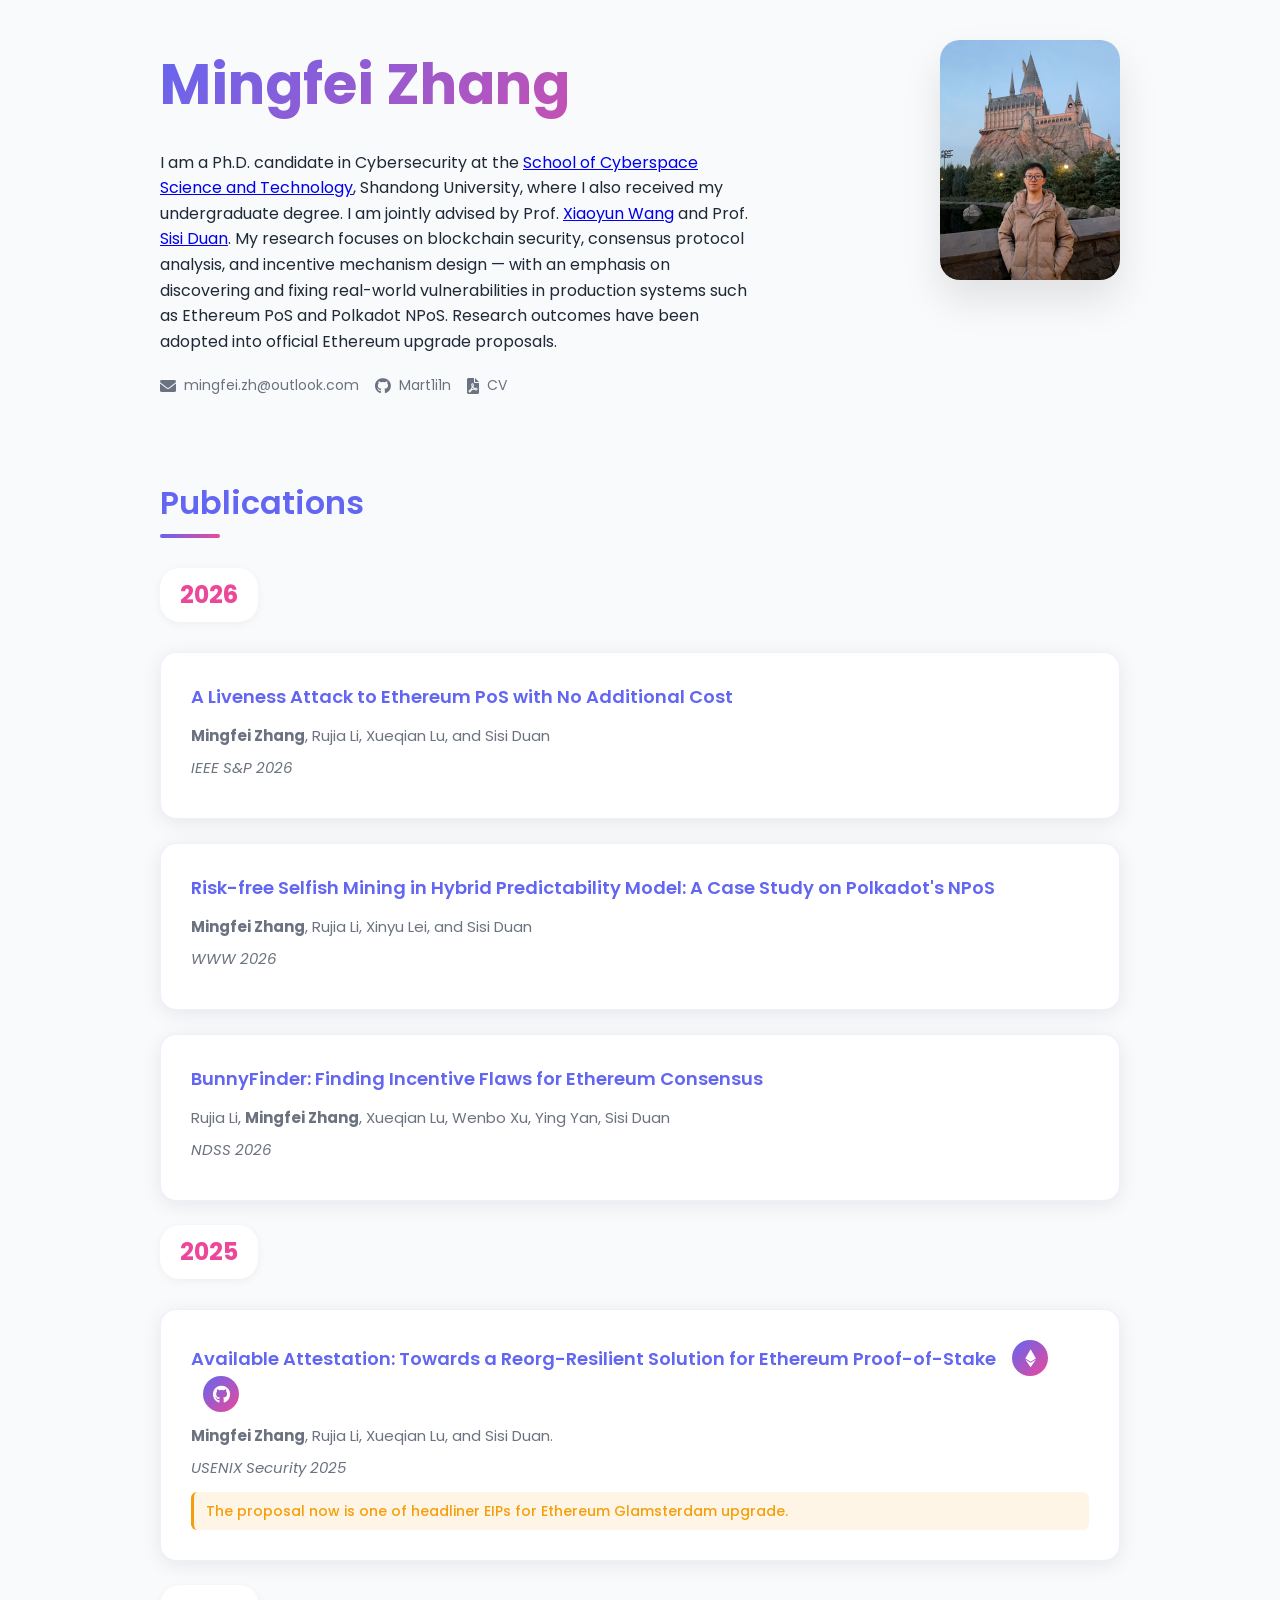
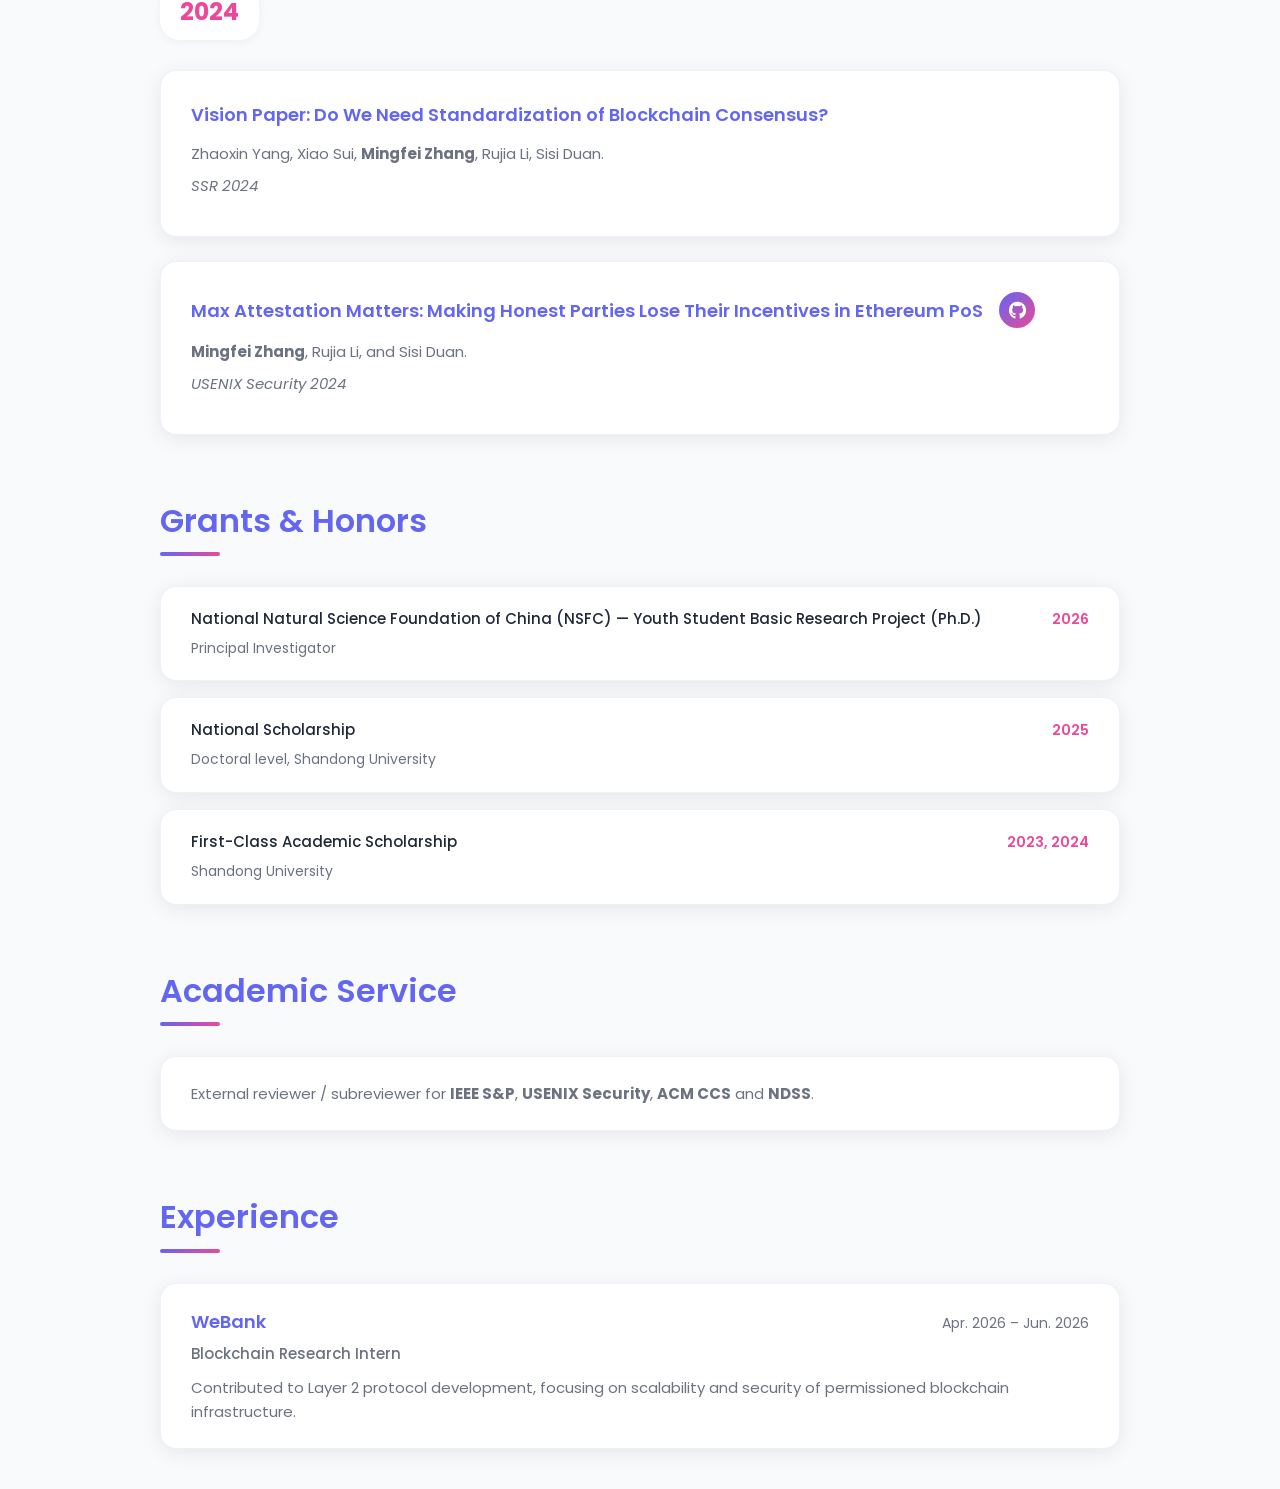
<file: index.html>
<!DOCTYPE html>
<html lang="en">
<head>
  <meta charset="UTF-8">
  <meta name="viewport" content="width=device-width, initial-scale=1.0">
  <meta name="description" content="Mingfei Zhang - Ph.D. candidate in Cybersecurity at Shandong University, specializing in Blockchain, Consensus, and Incentive Mechanisms.">
  <meta name="keywords" content="Mingfei Zhang, Cybersecurity, Blockchain, Consensus, Ethereum, USENIX Security">
  <meta name="author" content="Mingfei Zhang">

  <!-- Open Graph / Facebook -->
  <meta property="og:type" content="website">
  <meta property="og:title" content="Mingfei Zhang">
  <meta property="og:description" content="Ph.D. candidate researching Blockchain, Consensus, and Incentive Mechanisms">

  <title>Mingfei Zhang</title>

  <link rel="stylesheet" type="text/css" href="template-modern.css">
  <link rel="icon" type="image/png" href="image/icon.png">
  <link rel="stylesheet" href="https://cdnjs.cloudflare.com/ajax/libs/font-awesome/6.0.0/css/all.min.css">
</head>

<body>
  <main>
    <!-- Profile Section -->
    <section class="profile-section">
      <div class="profile-content">
        <div class="profile-text">
          <h1 class="name">Mingfei Zhang</h1>
          <p>I am a Ph.D. candidate in Cybersecurity at the <a href="https://cst.qd.sdu.edu.cn/">School of Cyberspace Science and Technology</a>, Shandong University, where I also received my undergraduate degree.
            I am jointly advised by Prof. <a href="https://www.ias.tsinghua.edu.cn/info/1016/1217.htm">Xiaoyun Wang</a> and Prof. <a href="https://fififish.github.io/sisiduan/">Sisi Duan</a>.
            My research focuses on blockchain security, consensus protocol analysis, and incentive mechanism design — with an emphasis on discovering and fixing real-world vulnerabilities in production systems such as Ethereum PoS and Polkadot NPoS. Research outcomes have been adopted into official Ethereum upgrade proposals.
          </p>
          <div class="contact-links">
            <a href="mailto:mingfei.zh@outlook.com" class="contact-link">
              <i class="fas fa-envelope"></i> mingfei.zh@outlook.com
            </a>
            <a href="https://github.com/Mart1i1n" class="contact-link">
              <i class="fab fa-github"></i> Mart1i1n
            </a>
            <a href="resume/Mingfei_Zhang_Resume.pdf" class="contact-link" target="_blank">
              <i class="fas fa-file-pdf"></i> CV
            </a>
          </div>
        </div>
        <div class="profile-image">
          <img src="image/fig.jpg" alt="Mingfei Zhang - Profile Photo" class="profile-photo">
        </div>
      </div>
    </section>

    <!-- Publications Section -->
    <section class="publications-section">
      <h2 class="section-heading">Publications</h2>

      <div class="year-group">
        <h3 class="year-heading">2026</h3>

        <article class="paper-item">
          <h4 class="paper-title">
            <a href="#">
              A Liveness Attack to Ethereum PoS with No Additional Cost
            </a>
          </h4>
          <p class="paper-authors">
            <strong>Mingfei Zhang</strong>, Rujia Li, Xueqian Lu, and Sisi Duan
          </p>
          <p class="paper-venue"><em>IEEE S&amp;P 2026</em></p>
        </article>

        <article class="paper-item">
          <h4 class="paper-title">
            <a href="https://dl.acm.org/doi/abs/10.1145/3774904.3792560">
              Risk-free Selfish Mining in Hybrid Predictability Model: A Case Study on Polkadot's NPoS
            </a>
          </h4>
          <p class="paper-authors">
            <strong>Mingfei Zhang</strong>, Rujia Li, Xinyu Lei, and Sisi Duan
          </p>
          <p class="paper-venue"><em>WWW 2026</em></p>
        </article>

        <article class="paper-item">
          <h4 class="paper-title">
            <a href="https://eprint.iacr.org/2025/1610.pdf">
              BunnyFinder: Finding Incentive Flaws for Ethereum Consensus
            </a>
          </h4>
          <p class="paper-authors">
            Rujia Li, <strong>Mingfei Zhang</strong>, Xueqian Lu, Wenbo Xu, Ying Yan, Sisi Duan
          </p>
          <p class="paper-venue"><em>NDSS 2026</em></p>
        </article>
      </div>

      <div class="year-group">
        <h3 class="year-heading">2025</h3>
        <article class="paper-item">
          <h4 class="paper-title">
            <a href="https://www.usenix.org/conference/usenixsecurity25/presentation/zhang-mingfei/">
              Available Attestation: Towards a Reorg-Resilient Solution for Ethereum Proof-of-Stake
            </a>
            <a href="https://eips.ethereum.org/EIPS/eip-7942" class="github-link" aria-label="View EIP-7942 on Ethereum">
              <i class="fab fa-ethereum"></i>
            </a>
            <a href="https://github.com/Mart1i1n/available-attestation" class="github-link" aria-label="View source code on GitHub">
              <i class="fab fa-github"></i>
            </a>
          </h4>
          <p class="paper-authors">
            <strong>Mingfei Zhang</strong>, Rujia Li, Xueqian Lu, and Sisi Duan.
          </p>
          <p class="paper-venue"><em>USENIX Security 2025</em></p>
          <p class="paper-note">The proposal now is one of headliner EIPs for Ethereum Glamsterdam upgrade.</p>
        </article>
      </div>

      <div class="year-group">
        <h3 class="year-heading">2024</h3>
        <article class="paper-item">
          <h4 class="paper-title">
            <a href="https://link.springer.com/chapter/10.1007/978-3-031-87541-0_3">
              Vision Paper: Do We Need Standardization of Blockchain Consensus?
            </a>
          </h4>
          <p class="paper-authors">
            Zhaoxin Yang, Xiao Sui, <strong>Mingfei Zhang</strong>, Rujia Li, Sisi Duan.
          </p>
          <p class="paper-venue"><em>SSR 2024</em></p>
        </article>

        <article class="paper-item">
          <h4 class="paper-title">
            <a href="https://www.usenix.org/conference/usenixsecurity24/presentation/zhang-mingfei">
              Max Attestation Matters: Making Honest Parties Lose Their Incentives in Ethereum PoS
            </a>
            <a href="https://github.com/Mart1i1n/Staircase-Attack" class="github-link" aria-label="View source code on GitHub">
              <i class="fab fa-github"></i>
            </a>
          </h4>
          <p class="paper-authors">
            <strong>Mingfei Zhang</strong>, Rujia Li, and Sisi Duan.
          </p>
          <p class="paper-venue"><em>USENIX Security 2024</em></p>
        </article>
      </div>
    </section>

    <!-- Grants & Honors Section -->
    <section class="honors-section">
      <h2 class="section-heading">Grants &amp; Honors</h2>
      <ul class="honors-list">
        <li class="honor-item">
          <div class="honor-main">
            <span class="honor-name">National Natural Science Foundation of China (NSFC) — Youth Student Basic Research Project (Ph.D.)</span>
            <span class="honor-year">2026</span>
          </div>
          <span class="honor-note">Principal Investigator</span>
        </li>
        <li class="honor-item">
          <div class="honor-main">
            <span class="honor-name">National Scholarship</span>
            <span class="honor-year">2025</span>
          </div>
          <span class="honor-note">Doctoral level, Shandong University</span>
        </li>
        <li class="honor-item">
          <div class="honor-main">
            <span class="honor-name">First-Class Academic Scholarship</span>
            <span class="honor-year">2023, 2024</span>
          </div>
          <span class="honor-note">Shandong University</span>
        </li>
      </ul>
    </section>

    <!-- Academic Service Section -->
    <section class="service-section">
      <h2 class="section-heading">Academic Service</h2>
      <p>External reviewer / subreviewer for <strong>IEEE S&amp;P</strong>, <strong>USENIX Security</strong>, <strong>ACM CCS</strong> and <strong>NDSS</strong>.</p>
    </section>

    <!-- Experience Section -->
    <section class="experience-section">
      <h2 class="section-heading">Experience</h2>
      <div class="exp-item">
        <div class="exp-header">
          <span class="exp-org">WeBank</span>
          <span class="exp-period">Apr. 2026 – Jun. 2026</span>
        </div>
        <div class="exp-role">Blockchain Research Intern</div>
        <p class="exp-desc">Contributed to Layer 2 protocol development, focusing on scalability and security of permissioned blockchain infrastructure.</p>
      </div>
    </section>
  </main>
</body>
</html>
</file>
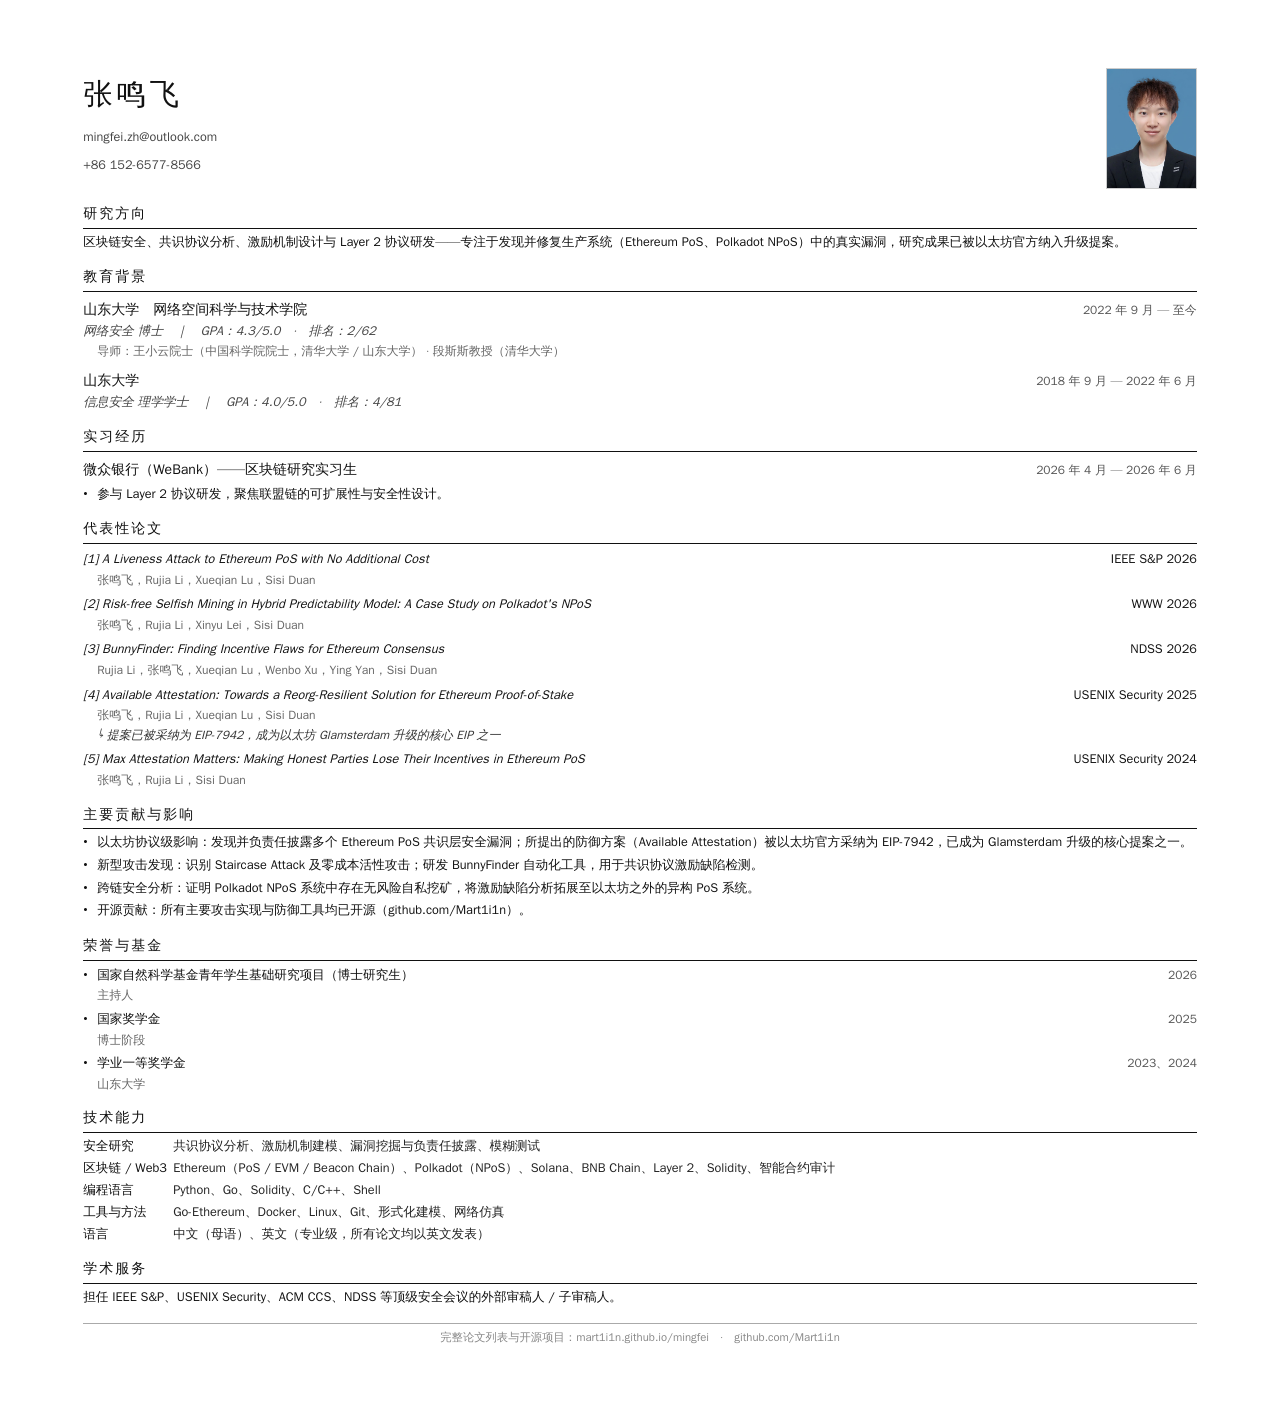
<file: resume/resume_cn.html>
<!DOCTYPE html>
<html lang="zh-CN">
<head>
<meta charset="UTF-8">
<style>
  * { margin: 0; padding: 0; box-sizing: border-box; }
  body {
    font-family: 'Noto Serif CJK SC', 'WenQuanYi Zen Hei', serif;
    font-size: 10.5pt;
    line-height: 1.55;
    color: #111;
    padding: 1.8cm 2.2cm;
    background: white;
  }

  /* ── Header ── */
  .header-wrap {
    display: flex;
    align-items: flex-start;
    justify-content: space-between;
    margin-bottom: 14px;
  }
  .header {
    flex: 1;
    text-align: left;
    padding-top: 4px;
  }
  .header h1 {
    font-size: 22pt;
    font-weight: bold;
    letter-spacing: 4px;
    margin-bottom: 8px;
  }
  .header .contact {
    font-size: 9.5pt;
    color: #444;
    line-height: 2.0;
  }
  .contact-line {
    display: block;
    margin-bottom: 2px;
  }
  .header-photo {
    flex-shrink: 0;
    margin-left: 18px;
  }
  .header-photo img {
    width: 2.4cm;
    height: 3.2cm;
    object-fit: cover;
    object-position: center top;
    display: block;
    border: 0.5px solid #ccc;
  }

  /* ── Section ── */
  .section-title {
    font-size: 10.5pt;
    font-weight: bold;
    letter-spacing: 2px;
    text-transform: uppercase;
    margin-top: 14px;
    margin-bottom: 3px;
    padding-bottom: 3px;
    border-bottom: 0.7px solid #111;
  }

  /* ── Two-column row ── */
  .row {
    display: flex;
    justify-content: space-between;
    align-items: baseline;
    margin-top: 7px;
  }
  .row .left { font-weight: bold; font-size: 10.5pt; }
  .row .right { font-size: 9pt; color: #555; white-space: nowrap; margin-left: 10px; }

  .subtitle {
    font-style: italic;
    font-size: 9.5pt;
    color: #444;
    margin-top: 1px;
  }
  .note {
    font-size: 9pt;
    color: #666;
    margin-top: 1px;
    padding-left: 14px;
  }

  /* ── Body text ── */
  p.body { font-size: 9.5pt; margin-top: 4px; }

  /* ── Bullet ── */
  ul { list-style: none; padding: 0; margin-top: 4px; }
  ul li {
    font-size: 9.5pt;
    padding-left: 14px;
    position: relative;
    margin-bottom: 3px;
    line-height: 1.55;
  }
  ul li::before { content: "•"; position: absolute; left: 0; }

  /* ── Publications ── */
  .pub { margin-top: 6px; }
  .pub .pub-row {
    display: flex;
    justify-content: space-between;
    align-items: baseline;
  }
  .pub .pub-title {
    font-style: italic;
    font-size: 9.5pt;
    flex: 1;
  }
  .pub .pub-venue {
    font-weight: bold;
    font-size: 9.5pt;
    white-space: nowrap;
    margin-left: 10px;
  }
  .pub .pub-authors {
    font-size: 9pt;
    color: #666;
    padding-left: 14px;
    margin-top: 1px;
  }
  .pub .pub-note {
    font-size: 9pt;
    font-style: italic;
    color: #333;
    padding-left: 14px;
    margin-top: 1px;
  }
  .pub .pub-note::before { content: "↳ "; }

  /* ── Skills table ── */
  .skills { margin-top: 4px; }
  .skill-row {
    display: flex;
    margin-bottom: 3px;
    font-size: 9.5pt;
    line-height: 1.5;
  }
  .skill-label {
    font-weight: bold;
    min-width: 90px;
    flex-shrink: 0;
  }
  .skill-val { color: #222; }

  /* ── Awards ── */
  .award-row {
    display: flex;
    justify-content: space-between;
    align-items: baseline;
    margin-top: 5px;
  }
  .award-row .award-name { font-size: 9.5pt; padding-left: 14px; position: relative; }
  .award-row .award-name::before { content: "•"; position: absolute; left: 0; }
  .award-row .award-year { font-size: 9pt; color: #555; white-space: nowrap; margin-left: 10px; }
  .award-detail { font-size: 9pt; color: #666; padding-left: 14px; margin-top: 1px; }

  /* ── Footer ── */
  .footer {
    margin-top: 16px;
    border-top: 0.3px solid #aaa;
    padding-top: 5px;
    text-align: center;
    font-size: 8.5pt;
    color: #888;
  }

  b { font-weight: bold; }
</style>
</head>
<body>

<!-- ── 头部 ── -->
<div class="header-wrap">
  <div class="header">
    <h1>张鸣飞</h1>
    <div class="contact">
      <span class="contact-line">mingfei.zh@outlook.com</span>
      <span class="contact-line">+86 152-6577-8566</span>
    </div>
  </div>
  <div class="header-photo">
    <img src="[data-uri]" alt="证件照">
  </div>
</div>

<!-- ── 研究方向 ── -->
<div class="section-title">研究方向</div>
<p class="body">
  区块链安全、共识协议分析、激励机制设计与 Layer 2 协议研发——专注于发现并修复生产系统（Ethereum PoS、Polkadot NPoS）中的真实漏洞，研究成果已被以太坊官方纳入升级提案。
</p>

<!-- ── 教育背景 ── -->
<div class="section-title">教育背景</div>

<div class="row">
  <span class="left">山东大学　网络空间科学与技术学院</span>
  <span class="right">2022 年 9 月 — 至今</span>
</div>
<div class="subtitle">网络安全 博士　｜　GPA：4.3/5.0　·　排名：2/62</div>
<div class="note">导师：王小云院士（中国科学院院士，清华大学 / 山东大学）&nbsp;·&nbsp;段斯斯教授（清华大学）</div>

<div class="row" style="margin-top:9px;">
  <span class="left">山东大学</span>
  <span class="right">2018 年 9 月 — 2022 年 6 月</span>
</div>
<div class="subtitle">信息安全 理学学士　｜　GPA：4.0/5.0　·　排名：4/81</div>

<!-- ── 实习经历 ── -->
<div class="section-title">实习经历</div>

<div class="row">
  <span class="left">微众银行（WeBank）——区块链研究实习生</span>
  <span class="right">2026 年 4 月 — 2026 年 6 月</span>
</div>
<ul style="margin-top:4px;">
  <li>参与 Layer 2 协议研发，聚焦联盟链的可扩展性与安全性设计。</li>
</ul>

<!-- ── 科研成果 ── -->
<div class="section-title">代表性论文</div>

<div class="pub">
  <div class="pub-row">
    <span class="pub-title">[1] A Liveness Attack to Ethereum PoS with No Additional Cost</span>
    <span class="pub-venue">IEEE S&amp;P 2026</span>
  </div>
  <div class="pub-authors"><b>张鸣飞</b>，Rujia Li，Xueqian Lu，Sisi Duan</div>
</div>

<div class="pub">
  <div class="pub-row">
    <span class="pub-title">[2] Risk-free Selfish Mining in Hybrid Predictability Model: A Case Study on Polkadot's NPoS</span>
    <span class="pub-venue">WWW 2026</span>
  </div>
  <div class="pub-authors"><b>张鸣飞</b>，Rujia Li，Xinyu Lei，Sisi Duan</div>
</div>

<div class="pub">
  <div class="pub-row">
    <span class="pub-title">[3] BunnyFinder: Finding Incentive Flaws for Ethereum Consensus</span>
    <span class="pub-venue">NDSS 2026</span>
  </div>
  <div class="pub-authors">Rujia Li，<b>张鸣飞</b>，Xueqian Lu，Wenbo Xu，Ying Yan，Sisi Duan</div>
</div>

<div class="pub">
  <div class="pub-row">
    <span class="pub-title">[4] Available Attestation: Towards a Reorg-Resilient Solution for Ethereum Proof-of-Stake</span>
    <span class="pub-venue">USENIX Security 2025</span>
  </div>
  <div class="pub-authors"><b>张鸣飞</b>，Rujia Li，Xueqian Lu，Sisi Duan</div>
  <div class="pub-note">提案已被采纳为 <b>EIP-7942</b>，成为以太坊 Glamsterdam 升级的核心 EIP 之一</div>
</div>

<div class="pub">
  <div class="pub-row">
    <span class="pub-title">[5] Max Attestation Matters: Making Honest Parties Lose Their Incentives in Ethereum PoS</span>
    <span class="pub-venue">USENIX Security 2024</span>
  </div>
  <div class="pub-authors"><b>张鸣飞</b>，Rujia Li，Sisi Duan</div>
</div>


<!-- ── 主要贡献 ── -->
<div class="section-title">主要贡献与影响</div>
<ul>
  <li><b>以太坊协议级影响：</b>发现并负责任披露多个 Ethereum PoS 共识层安全漏洞；所提出的防御方案（Available Attestation）被以太坊官方采纳为 <b>EIP-7942</b>，已成为 Glamsterdam 升级的核心提案之一。</li>
  <li><b>新型攻击发现：</b>识别 Staircase Attack 及零成本活性攻击；研发 BunnyFinder 自动化工具，用于共识协议激励缺陷检测。</li>
  <li><b>跨链安全分析：</b>证明 Polkadot NPoS 系统中存在无风险自私挖矿，将激励缺陷分析拓展至以太坊之外的异构 PoS 系统。</li>
  <li><b>开源贡献：</b>所有主要攻击实现与防御工具均已开源（github.com/Mart1i1n）。</li>
</ul>

<!-- ── 奖项与基金 ── -->
<div class="section-title">荣誉与基金</div>

<div class="award-row">
  <span class="award-name">国家自然科学基金青年学生基础研究项目（博士研究生）</span>
  <span class="award-year">2026</span>
</div>
<div class="award-detail">主持人</div>

<div class="award-row">
  <span class="award-name">国家奖学金</span>
  <span class="award-year">2025</span>
</div>
<div class="award-detail">博士阶段</div>

<div class="award-row">
  <span class="award-name">学业一等奖学金</span>
  <span class="award-year">2023、2024</span>
</div>
<div class="award-detail">山东大学</div>

<!-- ── 技术能力 ── -->
<div class="section-title">技术能力</div>
<div class="skills">
  <div class="skill-row">
    <span class="skill-label">安全研究</span>
    <span class="skill-val">共识协议分析、激励机制建模、漏洞挖掘与负责任披露、模糊测试</span>
  </div>
  <div class="skill-row">
    <span class="skill-label">区块链 / Web3</span>
    <span class="skill-val">Ethereum（PoS / EVM / Beacon Chain）、Polkadot（NPoS）、Solana、BNB Chain、Layer 2、Solidity、智能合约审计</span>
  </div>
  <div class="skill-row">
    <span class="skill-label">编程语言</span>
    <span class="skill-val">Python、Go、Solidity、C/C++、Shell</span>
  </div>
  <div class="skill-row">
    <span class="skill-label">工具与方法</span>
    <span class="skill-val">Go-Ethereum、Docker、Linux、Git、形式化建模、网络仿真</span>
  </div>
  <div class="skill-row">
    <span class="skill-label">语言</span>
    <span class="skill-val">中文（母语）、英文（专业级，所有论文均以英文发表）</span>
  </div>
</div>

<!-- ── 学术服务 ── -->
<div class="section-title">学术服务</div>
<p class="body">担任 IEEE S&amp;P、USENIX Security、ACM CCS、NDSS 等顶级安全会议的外部审稿人 / 子审稿人。</p>

<!-- ── 页脚 ── -->
<div class="footer">
  完整论文列表与开源项目：mart1i1n.github.io/mingfei　·　github.com/Mart1i1n
</div>

</body>
</html>
</file>
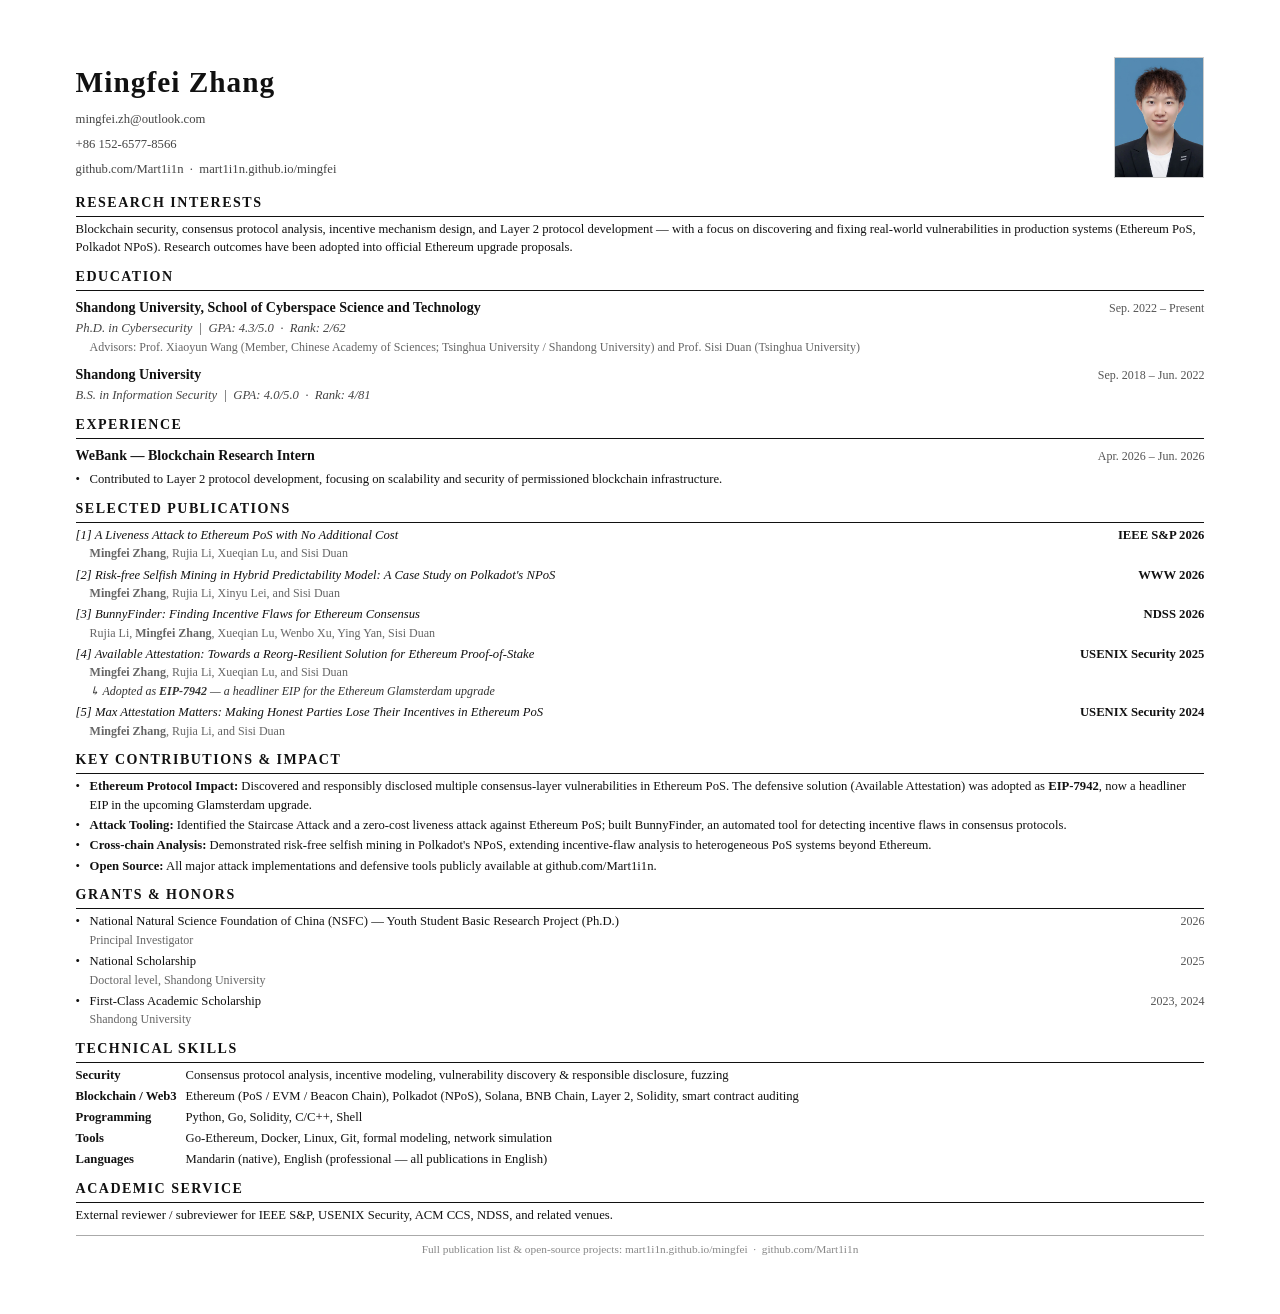
<file: resume/resume_en.html>
<!DOCTYPE html>
<html lang="en">
<head>
<meta charset="UTF-8">
<style>
  * { margin: 0; padding: 0; box-sizing: border-box; }
  body {
    font-family: 'Liberation Serif', 'DejaVu Serif', Georgia, serif;
    font-size: 10.5pt;
    line-height: 1.45;
    color: #111;
    padding: 1.5cm 2.0cm;
    background: white;
  }

  /* ── Header ── */
  .header-wrap {
    display: flex;
    align-items: flex-start;
    justify-content: space-between;
    margin-bottom: 10px;
  }
  .header {
    flex: 1;
    text-align: left;
    padding-top: 4px;
  }
  .header h1 {
    font-size: 22pt;
    font-weight: bold;
    letter-spacing: 1px;
    margin-bottom: 5px;
  }
  .header .contact {
    font-size: 9.5pt;
    color: #444;
    line-height: 1.8;
  }
  .contact-line {
    display: block;
    margin-bottom: 2px;
  }
  .header-photo {
    flex-shrink: 0;
    margin-left: 18px;
  }
  .header-photo img {
    width: 2.4cm;
    height: 3.2cm;
    object-fit: cover;
    object-position: center top;
    display: block;
    border: 0.5px solid #ccc;
  }

  /* ── Section ── */
  .section-title {
    font-size: 10.5pt;
    font-weight: bold;
    letter-spacing: 1.5px;
    text-transform: uppercase;
    margin-top: 10px;
    margin-bottom: 2px;
    padding-bottom: 3px;
    border-bottom: 0.7px solid #111;
  }

  /* ── Two-column row ── */
  .row {
    display: flex;
    justify-content: space-between;
    align-items: baseline;
    margin-top: 7px;
  }
  .row .left  { font-weight: bold; font-size: 10.5pt; }
  .row .right { font-size: 9pt; color: #555; white-space: nowrap; margin-left: 10px; }

  .subtitle {
    font-style: italic;
    font-size: 9.5pt;
    color: #444;
    margin-top: 1px;
  }
  .note {
    font-size: 9pt;
    color: #666;
    margin-top: 1px;
    padding-left: 14px;
  }

  p.body { font-size: 9.5pt; margin-top: 3px; }

  ul { list-style: none; padding: 0; margin-top: 3px; }
  ul li {
    font-size: 9.5pt;
    padding-left: 14px;
    position: relative;
    margin-bottom: 2px;
    line-height: 1.45;
  }
  ul li::before { content: "•"; position: absolute; left: 0; }

  /* ── Publications ── */
  .pub { margin-top: 3px; }
  .pub .pub-row {
    display: flex;
    justify-content: space-between;
    align-items: baseline;
  }
  .pub .pub-title {
    font-style: italic;
    font-size: 9.5pt;
    flex: 1;
  }
  .pub .pub-venue {
    font-weight: bold;
    font-size: 9.5pt;
    white-space: nowrap;
    margin-left: 10px;
  }
  .pub .pub-authors {
    font-size: 9pt;
    color: #666;
    padding-left: 14px;
    margin-top: 1px;
  }
  .pub .pub-note {
    font-size: 9pt;
    font-style: italic;
    color: #333;
    padding-left: 14px;
    margin-top: 1px;
  }
  .pub .pub-note::before { content: "↳ "; }

  /* ── Skills ── */
  .skills { margin-top: 3px; }
  .skill-row {
    display: flex;
    margin-bottom: 2px;
    font-size: 9.5pt;
    line-height: 1.5;
  }
  .skill-label {
    font-weight: bold;
    min-width: 110px;
    flex-shrink: 0;
  }

  /* ── Awards ── */
  .award-row {
    display: flex;
    justify-content: space-between;
    align-items: baseline;
    margin-top: 3px;
  }
  .award-row .award-name {
    font-size: 9.5pt;
    padding-left: 14px;
    position: relative;
  }
  .award-row .award-name::before { content: "•"; position: absolute; left: 0; }
  .award-row .award-year { font-size: 9pt; color: #555; white-space: nowrap; margin-left: 10px; }
  .award-detail { font-size: 9pt; color: #666; padding-left: 14px; margin-top: 1px; }

  /* ── Footer ── */
  .footer {
    margin-top: 10px;
    border-top: 0.3px solid #aaa;
    padding-top: 5px;
    text-align: center;
    font-size: 8.5pt;
    color: #888;
  }

  b { font-weight: bold; }
</style>
</head>
<body>

<!-- Header -->
<div class="header-wrap">
  <div class="header">
    <h1>Mingfei Zhang</h1>
    <div class="contact">
      <span class="contact-line">mingfei.zh@outlook.com</span>
      <span class="contact-line">+86 152-6577-8566</span>
      <span class="contact-line">github.com/Mart1i1n &nbsp;·&nbsp; mart1i1n.github.io/mingfei</span>
    </div>
  </div>
  <div class="header-photo">
    <img src="[data-uri]" alt="Photo">
  </div>
</div>

<!-- Research Interests -->
<div class="section-title">Research Interests</div>
<p class="body">
  Blockchain security, consensus protocol analysis, incentive mechanism design, and Layer 2 protocol
  development — with a focus on discovering and fixing real-world vulnerabilities in production systems
  (Ethereum PoS, Polkadot NPoS). Research outcomes have been adopted into official Ethereum upgrade proposals.
</p>

<!-- Education -->
<div class="section-title">Education</div>

<div class="row">
  <span class="left">Shandong University, School of Cyberspace Science and Technology</span>
  <span class="right">Sep. 2022 – Present</span>
</div>
<div class="subtitle">Ph.D. in Cybersecurity &nbsp;|&nbsp; GPA: 4.3/5.0 &nbsp;·&nbsp; Rank: 2/62</div>
<div class="note">Advisors: Prof. Xiaoyun Wang (Member, Chinese Academy of Sciences; Tsinghua University / Shandong University) and Prof. Sisi Duan (Tsinghua University)</div>

<div class="row" style="margin-top:9px;">
  <span class="left">Shandong University</span>
  <span class="right">Sep. 2018 – Jun. 2022</span>
</div>
<div class="subtitle">B.S. in Information Security &nbsp;|&nbsp; GPA: 4.0/5.0 &nbsp;·&nbsp; Rank: 4/81</div>

<!-- Experience -->
<div class="section-title">Experience</div>

<div class="row">
  <span class="left">WeBank — Blockchain Research Intern</span>
  <span class="right">Apr. 2026 – Jun. 2026</span>
</div>
<ul style="margin-top:4px;">
  <li>Contributed to Layer 2 protocol development, focusing on scalability and security of permissioned blockchain infrastructure.</li>
</ul>

<!-- Publications -->
<div class="section-title">Selected Publications</div>

<div class="pub">
  <div class="pub-row">
    <span class="pub-title">[1] A Liveness Attack to Ethereum PoS with No Additional Cost</span>
    <span class="pub-venue">IEEE S&amp;P 2026</span>
  </div>
  <div class="pub-authors"><b>Mingfei Zhang</b>, Rujia Li, Xueqian Lu, and Sisi Duan</div>
</div>

<div class="pub">
  <div class="pub-row">
    <span class="pub-title">[2] Risk-free Selfish Mining in Hybrid Predictability Model: A Case Study on Polkadot's NPoS</span>
    <span class="pub-venue">WWW 2026</span>
  </div>
  <div class="pub-authors"><b>Mingfei Zhang</b>, Rujia Li, Xinyu Lei, and Sisi Duan</div>
</div>

<div class="pub">
  <div class="pub-row">
    <span class="pub-title">[3] BunnyFinder: Finding Incentive Flaws for Ethereum Consensus</span>
    <span class="pub-venue">NDSS 2026</span>
  </div>
  <div class="pub-authors">Rujia Li, <b>Mingfei Zhang</b>, Xueqian Lu, Wenbo Xu, Ying Yan, Sisi Duan</div>
</div>

<div class="pub">
  <div class="pub-row">
    <span class="pub-title">[4] Available Attestation: Towards a Reorg-Resilient Solution for Ethereum Proof-of-Stake</span>
    <span class="pub-venue">USENIX Security 2025</span>
  </div>
  <div class="pub-authors"><b>Mingfei Zhang</b>, Rujia Li, Xueqian Lu, and Sisi Duan</div>
  <div class="pub-note">Adopted as <b>EIP-7942</b> — a headliner EIP for the Ethereum Glamsterdam upgrade</div>
</div>

<div class="pub">
  <div class="pub-row">
    <span class="pub-title">[5] Max Attestation Matters: Making Honest Parties Lose Their Incentives in Ethereum PoS</span>
    <span class="pub-venue">USENIX Security 2024</span>
  </div>
  <div class="pub-authors"><b>Mingfei Zhang</b>, Rujia Li, and Sisi Duan</div>
</div>

<!-- Key Contributions -->
<div class="section-title">Key Contributions &amp; Impact</div>
<ul>
  <li><b>Ethereum Protocol Impact:</b> Discovered and responsibly disclosed multiple consensus-layer vulnerabilities in Ethereum PoS. The defensive solution (Available Attestation) was adopted as <b>EIP-7942</b>, now a headliner EIP in the upcoming Glamsterdam upgrade.</li>
  <li><b>Attack Tooling:</b> Identified the Staircase Attack and a zero-cost liveness attack against Ethereum PoS; built BunnyFinder, an automated tool for detecting incentive flaws in consensus protocols.</li>
  <li><b>Cross-chain Analysis:</b> Demonstrated risk-free selfish mining in Polkadot's NPoS, extending incentive-flaw analysis to heterogeneous PoS systems beyond Ethereum.</li>
  <li><b>Open Source:</b> All major attack implementations and defensive tools publicly available at github.com/Mart1i1n.</li>
</ul>

<!-- Grants & Honors -->
<div class="section-title">Grants &amp; Honors</div>

<div class="award-row">
  <span class="award-name">National Natural Science Foundation of China (NSFC) — Youth Student Basic Research Project (Ph.D.)</span>
  <span class="award-year">2026</span>
</div>
<div class="award-detail">Principal Investigator</div>

<div class="award-row">
  <span class="award-name">National Scholarship</span>
  <span class="award-year">2025</span>
</div>
<div class="award-detail">Doctoral level, Shandong University</div>

<div class="award-row">
  <span class="award-name">First-Class Academic Scholarship</span>
  <span class="award-year">2023, 2024</span>
</div>
<div class="award-detail">Shandong University</div>

<!-- Technical Skills -->
<div class="section-title">Technical Skills</div>
<div class="skills">
  <div class="skill-row">
    <span class="skill-label">Security</span>
    <span class="skill-val">Consensus protocol analysis, incentive modeling, vulnerability discovery &amp; responsible disclosure, fuzzing</span>
  </div>
  <div class="skill-row">
    <span class="skill-label">Blockchain / Web3</span>
    <span class="skill-val">Ethereum (PoS / EVM / Beacon Chain), Polkadot (NPoS), Solana, BNB Chain, Layer 2, Solidity, smart contract auditing</span>
  </div>
  <div class="skill-row">
    <span class="skill-label">Programming</span>
    <span class="skill-val">Python, Go, Solidity, C/C++, Shell</span>
  </div>
  <div class="skill-row">
    <span class="skill-label">Tools</span>
    <span class="skill-val">Go-Ethereum, Docker, Linux, Git, formal modeling, network simulation</span>
  </div>
  <div class="skill-row">
    <span class="skill-label">Languages</span>
    <span class="skill-val">Mandarin (native), English (professional — all publications in English)</span>
  </div>
</div>

<!-- Academic Service -->
<div class="section-title">Academic Service</div>
<p class="body">External reviewer / subreviewer for IEEE S&amp;P, USENIX Security, ACM CCS, NDSS, and related venues.</p>

<!-- Footer -->
<div class="footer">
  Full publication list &amp; open-source projects: mart1i1n.github.io/mingfei &nbsp;·&nbsp; github.com/Mart1i1n
</div>

</body>
</html>
</file>
<file: template-modern.css>
/* Modern Template - Bold and Contemporary */

@import url('https://fonts.googleapis.com/css2?family=Poppins:wght@300;400;500;600;700&display=swap');

:root {
  --primary-color: #6366f1;
  --secondary-color: #ec4899;
  --accent-color: #f59e0b;
  --text-primary: #1f2937;
  --text-secondary: #6b7280;
  --background: #f8fafc;
  --surface: #ffffff;
  --gradient: linear-gradient(135deg, var(--primary-color), var(--secondary-color));
}

* {
  margin: 0;
  padding: 0;
  box-sizing: border-box;
}

body {
  font-family: 'Poppins', sans-serif;
  font-size: 16px;
  line-height: 1.6;
  color: var(--text-primary);
  background: var(--background);
  max-width: 1000px;
  margin: 0 auto;
  padding: 40px 20px;
}

.name {
  font-size: 56px;
  font-weight: 700;
  background: var(--gradient);
  -webkit-background-clip: text;
  -webkit-text-fill-color: transparent;
  background-clip: text;
  margin-bottom: 20px;
}

.section-heading {
  font-size: 32px;
  font-weight: 600;
  color: var(--primary-color);
  margin: 60px 0 40px 0;
  position: relative;
}

.section-heading::after {
  content: '';
  position: absolute;
  bottom: -10px;
  left: 0;
  width: 60px;
  height: 4px;
  background: var(--gradient);
  border-radius: 2px;
}

.profile-content {
  display: grid;
  grid-template-columns: 2fr 320px;
  gap: 40px;
  margin-bottom: 80px;
  align-items: start;
}

.profile-image {
  text-align: right;
}

.profile-photo {
  width: 180px;
  height: auto;
  max-height: 350px;
  object-fit: contain;
  border-radius: 20px;
  box-shadow: 0 20px 40px rgba(0, 0, 0, 0.1);
  transition: transform 0.3s ease;
}

.profile-photo:hover {
  transform: translateY(0px);
}

.paper-item {
  background: var(--surface);
  padding: 30px;
  border-radius: 16px;
  margin-bottom: 24px;
  box-shadow: 0 4px 20px rgba(0, 0, 0, 0.08);
  transition: all 0.3s ease;
  border: 1px solid rgba(99, 102, 241, 0.1);
}

.paper-item:hover {
  transform: translateY(-2px);
  box-shadow: 0 8px 30px rgba(0, 0, 0, 0.12);
}

.paper-title {
  font-size: 18px;
  font-weight: 600;
  margin-bottom: 12px;
}

.paper-title a {
  color: var(--primary-color);
  text-decoration: none;
}

.paper-authors {
  margin: 8px 0;
  color: var(--text-secondary);
  font-size: 15px;
}

.paper-venue {
  margin: 8px 0;
  font-style: italic;
  color: var(--text-secondary);
  font-size: 15px;
}

.paper-note {
  margin: 12px 0 0 0;
  font-size: 14px;
  color: var(--accent-color);
  font-weight: 500;
  padding: 8px 12px;
  background: rgba(245, 158, 11, 0.1);
  border-radius: 6px;
  border-left: 3px solid var(--accent-color);
}

.year-heading {
  font-size: 24px;
  font-weight: 700;
  color: var(--secondary-color);
  margin-bottom: 30px;
  display: inline-block;
  background: var(--surface);
  padding: 8px 20px;
  border-radius: 20px;
  box-shadow: 0 2px 10px rgba(0, 0, 0, 0.05);
}

.github-link {
  display: inline-flex;
  align-items: center;
  justify-content: center;
  width: 36px;
  height: 36px;
  background: var(--gradient);
  color: white !important;
  border-radius: 50%;
  margin-left: 12px;
  transition: transform 0.2s ease;
  border: none !important;
}

.github-link:hover {
  transform: scale(1.1);
}

/* Contact links */
.contact-links {
  display: flex;
  flex-wrap: wrap;
  gap: 16px;
  margin-top: 20px;
}

.contact-link {
  display: inline-flex;
  align-items: center;
  gap: 8px;
  color: var(--text-secondary);
  text-decoration: none;
  font-size: 14px;
  transition: color 0.2s ease;
}

.contact-link:hover {
  color: var(--primary-color);
}

.contact-link i {
  font-size: 16px;
}

/* Experience section */
.exp-item {
  background: var(--surface);
  padding: 24px 30px;
  border-radius: 16px;
  box-shadow: 0 4px 20px rgba(0, 0, 0, 0.08);
  border: 1px solid rgba(99, 102, 241, 0.1);
}

.exp-header {
  display: flex;
  justify-content: space-between;
  align-items: baseline;
  margin-bottom: 6px;
}

.exp-org {
  font-size: 18px;
  font-weight: 600;
  color: var(--primary-color);
}

.exp-period {
  font-size: 14px;
  color: var(--text-secondary);
}

.exp-role {
  font-size: 15px;
  font-weight: 500;
  color: var(--text-secondary);
  margin-bottom: 10px;
}

.exp-desc {
  font-size: 15px;
  color: var(--text-secondary);
}

/* Honors section */
.honors-list {
  list-style: none;
  display: flex;
  flex-direction: column;
  gap: 16px;
}

.honor-item {
  background: var(--surface);
  padding: 20px 30px;
  border-radius: 16px;
  box-shadow: 0 4px 20px rgba(0, 0, 0, 0.08);
  border: 1px solid rgba(99, 102, 241, 0.1);
}

.honor-main {
  display: flex;
  justify-content: space-between;
  align-items: baseline;
  gap: 16px;
  margin-bottom: 4px;
}

.honor-name {
  font-size: 15px;
  font-weight: 500;
  color: var(--text-primary);
}

.honor-year {
  font-size: 14px;
  font-weight: 600;
  color: var(--secondary-color);
  white-space: nowrap;
}

.honor-note {
  font-size: 14px;
  color: var(--text-secondary);
}

/* Academic service section */
.service-section p {
  background: var(--surface);
  padding: 24px 30px;
  border-radius: 16px;
  box-shadow: 0 4px 20px rgba(0, 0, 0, 0.08);
  border: 1px solid rgba(99, 102, 241, 0.1);
  font-size: 15px;
  color: var(--text-secondary);
  line-height: 1.7;
}

@media (max-width: 768px) {
  .profile-content {
    grid-template-columns: 1fr;
    text-align: center;
  }
  
  .profile-image {
    text-align: center;
  }
  
  .profile-photo {
    width: 220px;
    height: auto;
    max-height: 300px;
  }

  .name {
    font-size: 45px;
  }

  .exp-header,
  .honor-main {
    flex-direction: column;
    gap: 4px;
  }
}
</file>
